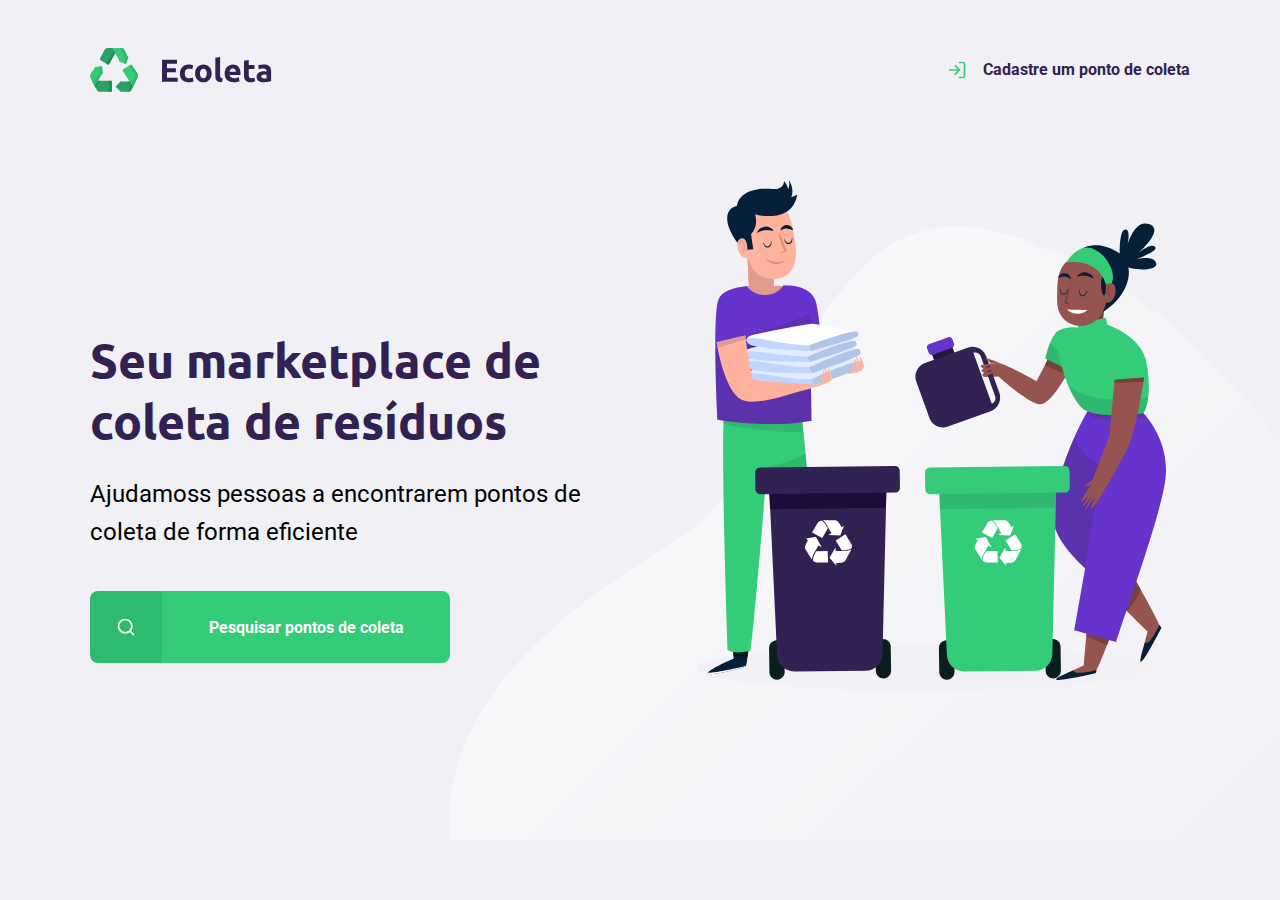
<file: index.html>
<!DOCTYPE html>
<html lang="pt_br">

<!--
        Hypertext
          Hiper texto 
        
        Markup
          Marcação de texto

    -->

<link href="https://fonts.googleapis.com/css2?family=Roboto&family=Ubuntu:wght@700&display=swap" rel="stylesheet">

<link rel="stylesheet" href="/styles/main.css">
<link rel="stylesheet" href="/styles/responsive.css">
<link rel="stylesheet" href="/styles/home.css">

<head>
    <meta charset="UTF-8">
    <meta name="viewport" content="width=device-width, initial-scale=1.0">
    <title>Ecoleta</title>
</head>

<body>

    <div id="page-home">
        <div class="content">
            <header>
                <img src="/assets/logo.svg" alt="logomarca">
                <a href="/create-point.html">
                    <span></span> Cadastre um ponto de coleta
                </a>
            </header>
            <main>

                <h1> Seu marketplace de coleta de resíduos</h1>

                <p> Ajudamoss pessoas a encontrarem pontos de coleta de forma eficiente</p>

                <a href="#"> <span></span> <strong>Pesquisar pontos de coleta</strong></a>

            </main>
        </div>
    </div>
</body>



</html>
</file>
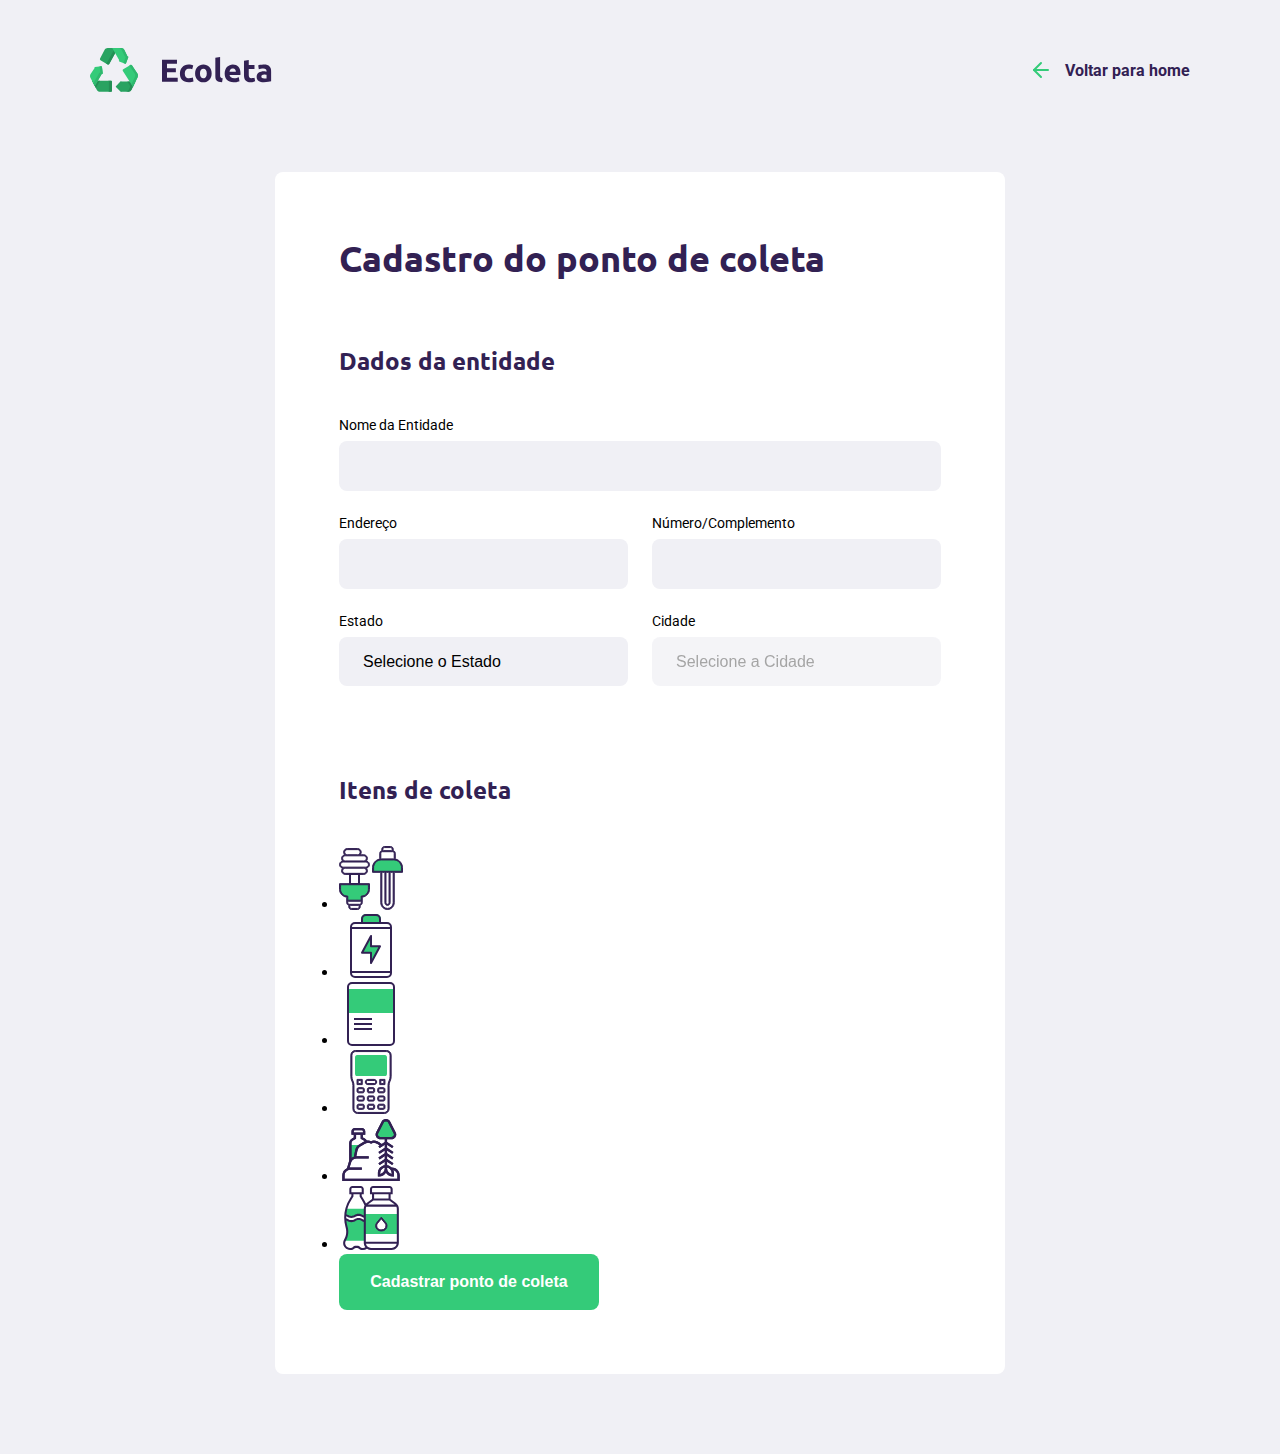
<file: create-point.html>
<!DOCTYPE html>
<html lang="pt_br">

<!--
        Hypertext
          Hiper texto 
        
        Markup
          Marcação de texto

    -->

<link href="https://fonts.googleapis.com/css2?family=Roboto&family=Ubuntu:wght@700&display=swap" rel="stylesheet">

<link rel="stylesheet" href="/styles/main.css">
<link rel="stylesheet" href="/styles/create-point.css">
<link rel="stylesheet" href="/styles/responsive.css">


<head>
    <meta charset="UTF-8">
    <meta name="viewport" content="width=device-width, initial-scale=1.0">
    <title>Criar um ponto de coleta</title>
</head>

<body>

    <div id="page-create-point">
        <header>
            <img src="/assets/logo.svg" alt="logomarca">
            <a href="/index.html">
                <span></span> Voltar para home
            </a>
        </header>
        <form action="">
            <h1>Cadastro do ponto de coleta</h1>
            <fieldset>
                <legend>
                    <h2>Dados da entidade</h2>
                </legend>
                <div class="field">
                    <label for="Nome da entidade"> Nome da Entidade </label>
                    <input type="text" name="name" required>


                </div>
                <div class="field-group">
                    <div class="field">
                        <label for="adress">Endereço</label>
                        <input type="text" name="adress" id="" required>
                    </div>
                    <div class="field"> <label for="adress2">Número/Complemento</label>
                        <input type="number" name="endereço2" required></div>
                </div>
                <div class="field-group">
                    <div class="field">
                        <label for="state">Estado</label>
                        <select name="uf" required> <option value=""> Selecione o Estado</option>
                              </select>
                        <input type="hidden" name="state">
                    </div>

                    <div class="field">
                        <label for="city">Cidade</label>
                        <select name="city" disabled required> <option value="">Selecione a Cidade</option> </select>
                        <input type="hidden" name="state">

                    </div>
                </div>
            </fieldset>
            <fieldset>
                <legend>
                    <h2>Itens de coleta</h2>
                </legend>
                <div>
                    <li data-id="1">

                        <img src="/assets/lampadas.svg" alt="lampadas">
                        <span></span>
                    </li>
                    <li data-id="2">

                        <img src="/assets/baterias.svg" alt="baterias">
                        <span></span>
                    </li>
                    <li data-id="3">

                        <img src="/assets/papeis-papelao.svg" alt="papeis-papelao">
                        <span></span>
                    </li>
                    <li data-id="4">

                        <img src="/assets/eletronicos.svg" alt="eletronicos">
                        <span></span>
                    </li>
                    <li data-id="5">

                        <img src="/assets/organicos.svg" alt="organicos">
                        <span></span>
                    </li>
                    <li data-id="1">

                        <img src="/assets/oleo.svg" alt="oleo">
                        <span></span>
                    </li>
                </div>
            </fieldset>

            <button type="submit"> Cadastrar ponto de coleta</button>

        </form>
    </div>
    <script src="/scripts/create-point.js"></script>
</body>



</html>
</file>
<file: styles/main.css>
:root {
        --title-color: #322153;
        --primary-color: #34cb79;
    }
    
    * {
        margin: 0;
        padding: 0;
        box-sizing: border-box;
    }
    
    html {
        font-family: 'Roboto', sans-serif;
    }
    
    body {
        background: #f0f0f5;
        -webkit-font-smoothing: antialiased;
    }
    
    a {
        text-decoration: none;
    }
    
    h1,
    h2,
    h3,
    h4,
    h5,
    h6 {
        font-family: Ubuntu, sans-serif;
        color: var(--title-color);
    }
    /* torna a pagina acessível aos dispositivos moveis (menores)*/
</file>
<file: styles/responsive.css>
@media (max-width: 900px) {
      #page-home {
          background-position-x: 70vw;
      }
      #page-home .content {
          align-items: center;
          text-align: center;
      }
      #page-home header a {
          position: absolute;
          bottom: 48px;
          left: 50%;
          transform: translateX(-50%);
      }
      #page-home main {
          align-items: center;
      }
  }
  
  @media (min-width: 1700px) {
      #page-home {
          background-position-x: 40vw;
      }
  }
  
  @media (max-height:760px) {
      #page-home {
          background-position-y: 200px;
      }
  }
</file>
<file: styles/home.css>
#page-home {
        height: 100vh;
        background: url('../assets/home-background.svg') no-repeat;
        background-position: 35vw 20vh;
    }
    
    #page-home .content {
        width: 90%;
        max-width: 1100px;
        margin: 0 auto;
        height: 100%;
        display: flex;
        flex-direction: column;
    }
    
    #page-home header {
        margin-top: 48px;
        display: flex;
        align-items: center;
        justify-content: space-between;
    }
    
    #page-home header a {
        display: flex;
        color: var(--title-color);
        font-weight: 700;
    }
    
    #page-home header a span {
        margin-right: 16px;
        display: flex;
        background-image: url('../assets/log-in.svg');
        width: 20px;
        height: 20px;
    }
    
    #page-home main {
        max-width: 560px;
        height: 600px;
        flex: 1;
        display: flex;
        flex-direction: column;
        justify-content: center;
    }
    
    #page-home main h1 {
        font-size: 48px;
        color: var(--title-color)
    }
    
    #page-home main p {
        font-size: 24px;
        line-height: 38px;
        margin-top: 24px;
    }
    
    #page-home main a {
        width: 100%;
        max-width: 360px;
        height: 72px;
        border-radius: 8px;
        display: flex;
        align-items: center;
        margin-top: 40px;
        background-color: var(--primary-color);
        transition: 400ms;
        color: white;
    }
    
    #page-home main a:hover {
        background-color: #2fb86e;
    }
    
    #page-home main a span {
        width: 72px;
        height: 72px;
        border-top-left-radius: 8px;
        border-bottom-left-radius: 8px;
        background-color: rgba(0, 0, 0, 0.08);
        display: flex;
        align-items: center;
        justify-content: center;
    }
    
    #page-home main a span::after {
        content: "";
        background-image: url('../assets/search.svg');
        width: 20px;
        height: 20px;
    }
    
    #page-home main a strong {
        flex: 1;
        color: white;
        text-align: center;
    }
</file>
<file: styles/create-point.css>
#page-create-point {
    width: 90%;
    max-width: 1100px;
    margin: 0 auto;
}

#page-create-point header {
    margin-top: 48px;
    display: flex;
    align-items: center;
    justify-content: space-between;
}

#page-create-point header a {
    color: #322153;
    font-weight: bold;
    display: flex;
    align-items: center;
}

#page-create-point header a span {
    margin-right: 16px;
    background-image: url(../assets/arrow-left.svg);
    display: flex;
    height: 24px;
    width: 20px;
}

form {
    margin-top: 80px;
    background-color: white;
    padding: 64px;
    border-radius: 8px;
    max-width: 730px;
    margin: 80px auto;
}

form h1 {
    font-size: 36px;
}

form fieldset {
    margin-top: 64px;
    border: 0;
}

form legend {
    margin-bottom: 40px;
}

form legend h2 {
    font-size: 24px;
}

form .field {
    flex: 1;
    display: flex;
    flex-direction: column;
    margin-bottom: 24px;
}

form .field-group {
    display: flex;
}

form input,
form select {
    background-color: #f0f0f5;
    border: 0;
    padding: 16px 24px;
    font-size: 16px;
    border-radius: 8px;
}

form select {
    -webkit-appearance: none;
    -moz-appearance: none;
    appearance: none;
}

form label {
    font-size: 14px;
    margin-bottom: 8px;
}

form .field-group .field+.field {
    margin-left: 24px;
}

form button {
    height: 56px;
    width: 260px;
    background-color: #34cb79;
    color: white;
    font-size: 16px;
    border: 0;
    font-weight: bold;
    border-radius: 8px;
}

form button:hover {
    background-color: #2fb686;
}
</file>
